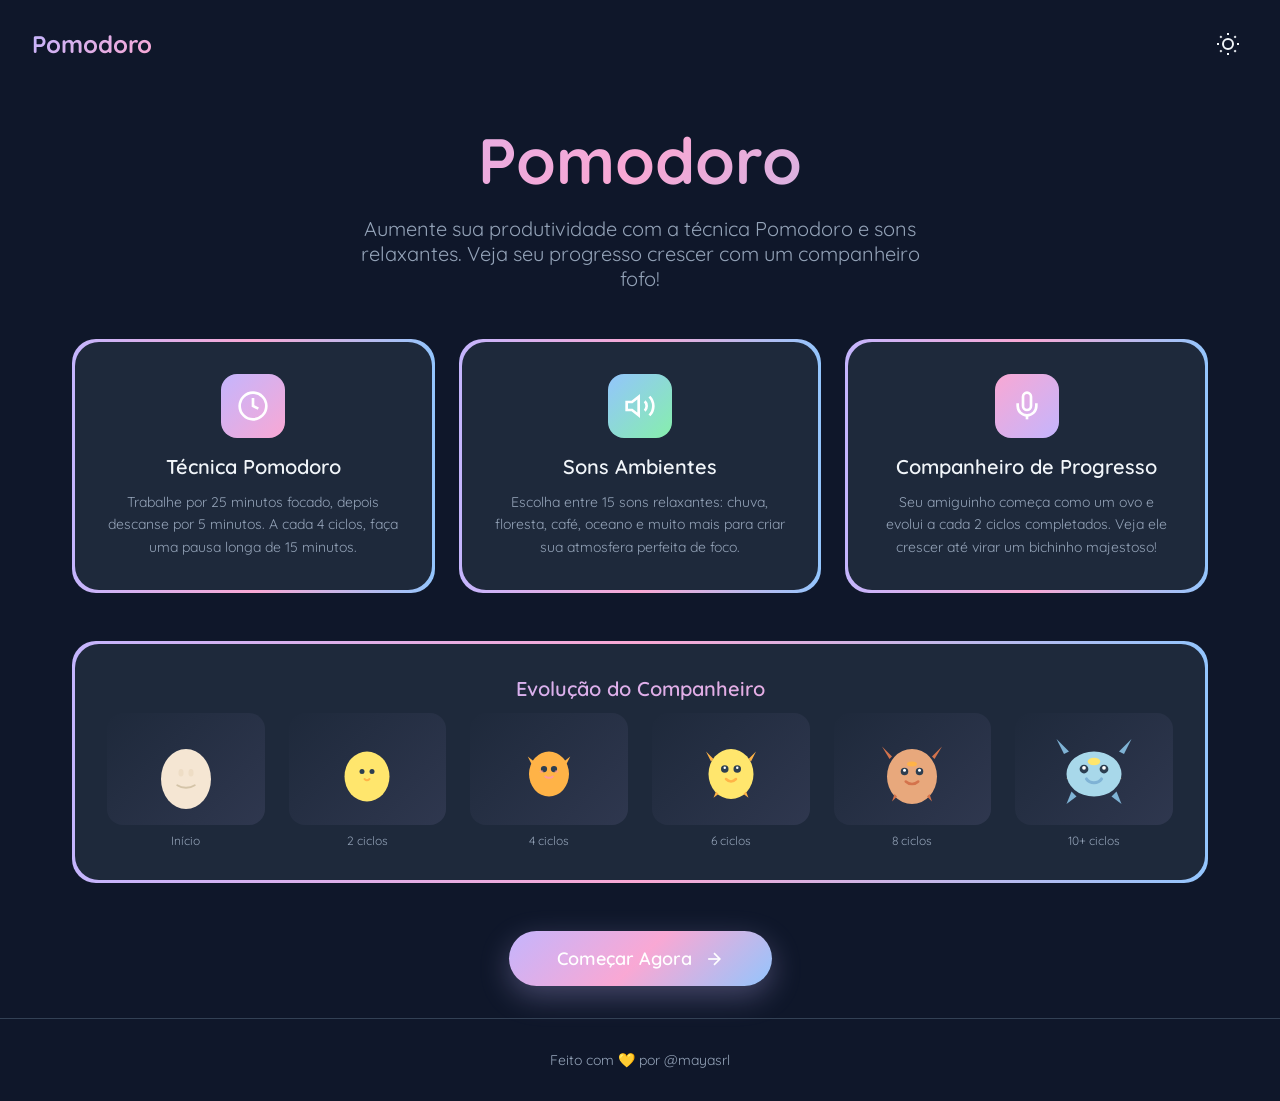
<file: index.html>
<!DOCTYPE html>
<html lang="pt-BR">
<head>
    <meta charset="UTF-8">
    <meta name="viewport" content="width=device-width, initial-scale=1.0">
    <title>Pomodoro - Timer de Produtividade</title>
    <link rel="stylesheet" href="css/style.css">
    <link rel="preconnect" href="https://fonts.googleapis.com">
    <link rel="preconnect" href="https://fonts.gstatic.com" crossorigin>
    <link href="https://fonts.googleapis.com/css2?family=Quicksand:wght@300;400;500;600;700&display=swap" rel="stylesheet">
</head>
<body class="dark">
    <header>
        <h2 class="logo">Pomodoro</h2>
        <button id="theme-toggle" class="theme-btn" aria-label="Alternar tema">
            <svg class="sun-icon" width="24" height="24" viewBox="0 0 24 24" fill="none" stroke="currentColor" stroke-width="2">
                <circle cx="12" cy="12" r="5"/>
                <line x1="12" y1="1" x2="12" y2="3"/>
                <line x1="12" y1="21" x2="12" y2="23"/>
                <line x1="4.22" y1="4.22" x2="5.64" y2="5.64"/>
                <line x1="18.36" y1="18.36" x2="19.78" y2="19.78"/>
                <line x1="1" y1="12" x2="3" y2="12"/>
                <line x1="21" y1="12" x2="23" y2="12"/>
                <line x1="4.22" y1="19.78" x2="5.64" y2="18.36"/>
                <line x1="18.36" y1="5.64" x2="19.78" y2="4.22"/>
            </svg>
            <svg class="moon-icon" width="24" height="24" viewBox="0 0 24 24" fill="none" stroke="currentColor" stroke-width="2">
                <path d="M21 12.79A9 9 0 1 1 11.21 3 7 7 0 0 0 21 12.79z"/>
            </svg>
        </button>
    </header>

    <main class="landing-main">
        <div class="container">
            <div class="hero">
                <h1 class="title-gradient">Pomodoro</h1>
                <p class="subtitle">Aumente sua produtividade com a técnica Pomodoro e sons relaxantes. Veja seu progresso crescer com um companheiro fofo!</p>
            </div>

            <div class="features-grid">
                <div class="feature-card rainbow-border">
                    <div class="feature-content">
                        <div class="feature-icon purple-gradient">
                            <svg width="32" height="32" viewBox="0 0 24 24" fill="none" stroke="white" stroke-width="2">
                                <circle cx="12" cy="12" r="10"/>
                                <polyline points="12 6 12 12 16 14"/>
                            </svg>
                        </div>
                        <h3>Técnica Pomodoro</h3>
                        <p>Trabalhe por 25 minutos focado, depois descanse por 5 minutos. A cada 4 ciclos, faça uma pausa longa de 15 minutos.</p>
                    </div>
                </div>

                <div class="feature-card rainbow-border">
                    <div class="feature-content">
                        <div class="feature-icon blue-gradient">
                            <svg width="32" height="32" viewBox="0 0 24 24" fill="none" stroke="white" stroke-width="2">
                                <polygon points="11 5 6 9 2 9 2 15 6 15 11 19 11 5"/>
                                <path d="M19.07 4.93a10 10 0 0 1 0 14.14M15.54 8.46a5 5 0 0 1 0 7.07"/>
                            </svg>
                        </div>
                        <h3>Sons Ambientes</h3>
                        <p>Escolha entre 15 sons relaxantes: chuva, floresta, café, oceano e muito mais para criar sua atmosfera perfeita de foco.</p>
                    </div>
                </div>

                <div class="feature-card rainbow-border">
                    <div class="feature-content">
                        <div class="feature-icon pink-gradient">
                            <svg width="32" height="32" viewBox="0 0 24 24" fill="none" stroke="white" stroke-width="2">
                                <path d="M12 2a3 3 0 0 0-3 3v7a3 3 0 0 0 6 0V5a3 3 0 0 0-3-3Z"/>
                                <path d="M19 10v2a7 7 0 0 1-14 0v-2"/>
                                <line x1="12" x2="12" y1="19" y2="22"/>
                            </svg>
                        </div>
                        <h3>Companheiro de Progresso</h3>
                        <p>Seu amiguinho começa como um ovo e evolui a cada 2 ciclos completados. Veja ele crescer até virar um bichinho majestoso!</p>
                    </div>
                </div>
            </div>

            <div class="evolution-card rainbow-border">
                <div class="evolution-content">
                    <h3 class="evolution-title">Evolução do Companheiro</h3>
                    <div class="evolution-grid">
                        <div class="evolution-stage">
                            <div class="pet-container" id="pet-stage-0"></div>
                            <p>Início</p>
                        </div>
                        <div class="evolution-stage">
                            <div class="pet-container" id="pet-stage-1"></div>
                            <p>2 ciclos</p>
                        </div>
                        <div class="evolution-stage">
                            <div class="pet-container" id="pet-stage-2"></div>
                            <p>4 ciclos</p>
                        </div>
                        <div class="evolution-stage">
                            <div class="pet-container" id="pet-stage-3"></div>
                            <p>6 ciclos</p>
                        </div>
                        <div class="evolution-stage">
                            <div class="pet-container" id="pet-stage-4"></div>
                            <p>8 ciclos</p>
                        </div>
                        <div class="evolution-stage">
                            <div class="pet-container" id="pet-stage-5"></div>
                            <p>10+ ciclos</p>
                        </div>
                    </div>
                </div>
            </div>

            <div class="cta-container">
                <a href="timer.html" class="cta-button">
                    Começar Agora
                    <svg width="20" height="20" viewBox="0 0 24 24" fill="none" stroke="currentColor" stroke-width="2">
                        <line x1="5" y1="12" x2="19" y2="12"/>
                        <polyline points="12 5 19 12 12 19"/>
                    </svg>
                </a>
            </div>
        </div>
    </main>

    <footer>
        Feito com 💛 por @mayasrl
    </footer>

    <script src="js/theme.js"></script>
    <script src="js/pets.js"></script>
</body>
</html>
</file>
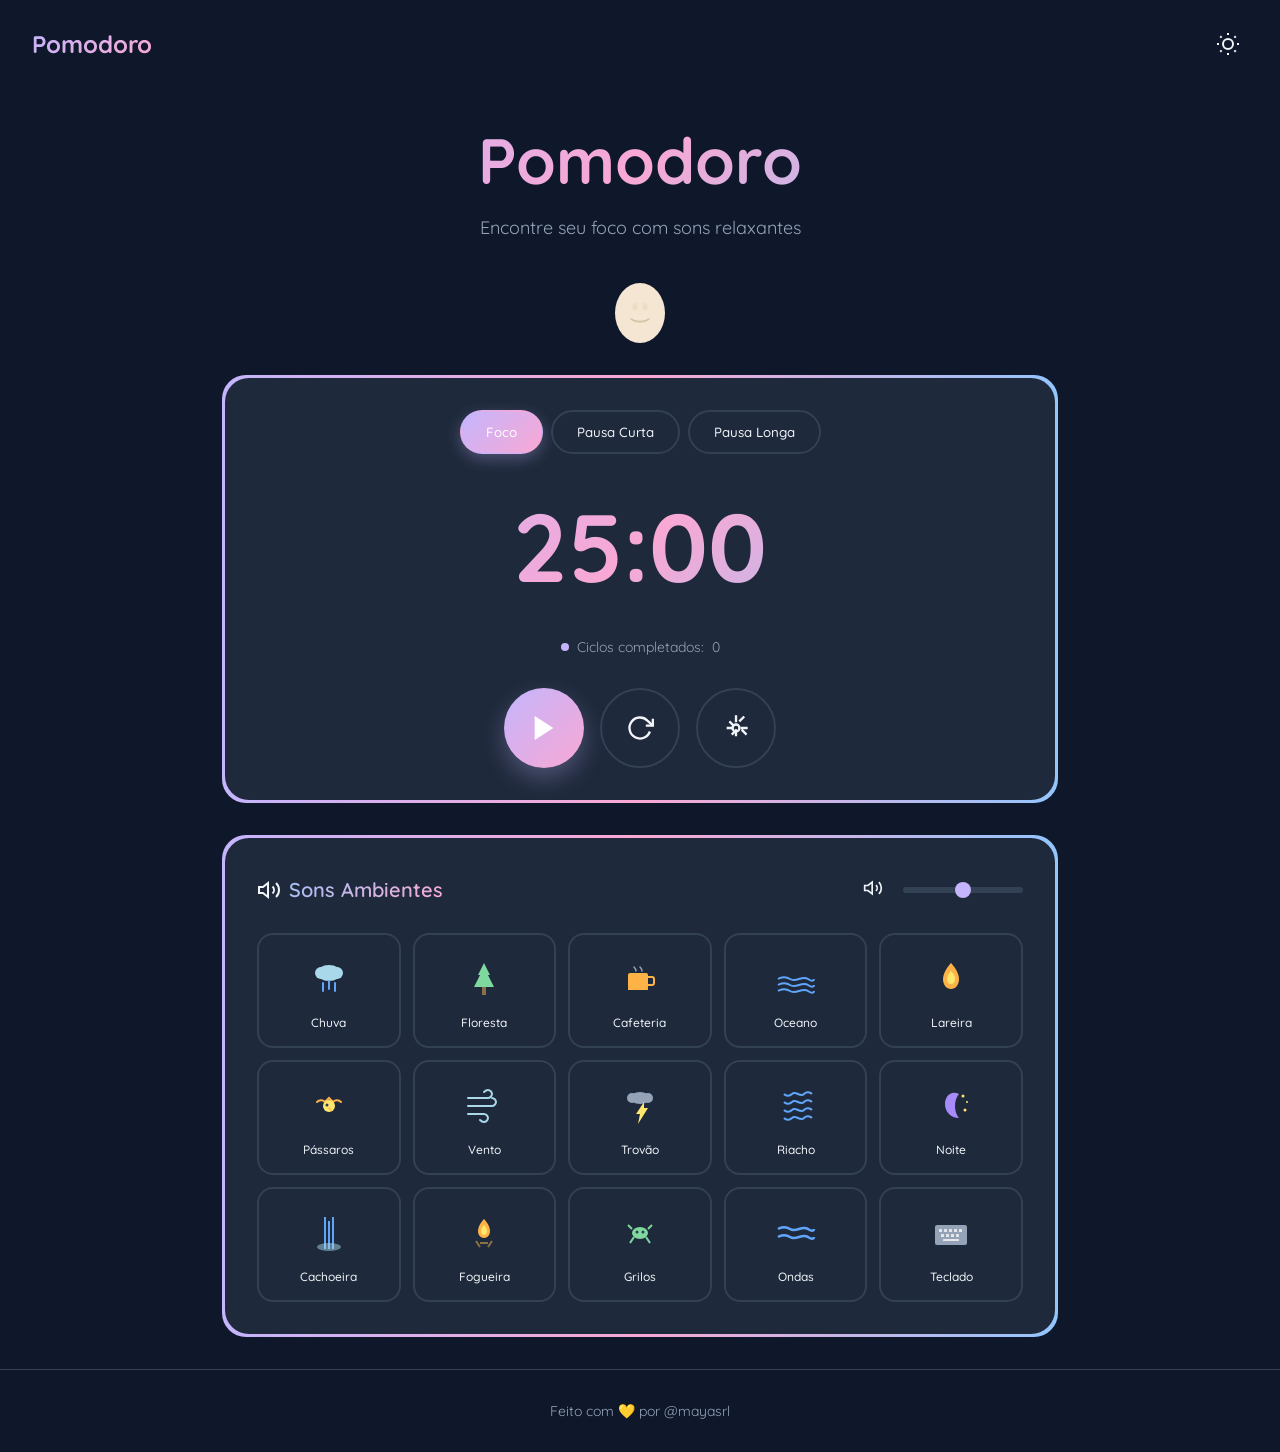
<file: timer.html>
<!DOCTYPE html>
<html lang="pt-BR">
<head>
    <meta charset="UTF-8">
    <meta name="viewport" content="width=device-width, initial-scale=1.0">
    <title>Pomodoro - Timer</title>
    <link rel="stylesheet" href="css/style.css">
    <link rel="preconnect" href="https://fonts.googleapis.com">
    <link rel="preconnect" href="https://fonts.gstatic.com" crossorigin>
    <link href="https://fonts.googleapis.com/css2?family=Quicksand:wght@300;400;500;600;700&display=swap" rel="stylesheet">
</head>
<body class="dark">
    <header>
        <a href="index.html" class="logo">Pomodoro</a>
        <button id="theme-toggle" class="theme-btn" aria-label="Alternar tema">
            <svg class="sun-icon" width="24" height="24" viewBox="0 0 24 24" fill="none" stroke="currentColor" stroke-width="2">
                <circle cx="12" cy="12" r="5"/>
                <line x1="12" y1="1" x2="12" y2="3"/>
                <line x1="12" y1="21" x2="12" y2="23"/>
                <line x1="4.22" y1="4.22" x2="5.64" y2="5.64"/>
                <line x1="18.36" y1="18.36" x2="19.78" y2="19.78"/>
                <line x1="1" y1="12" x2="3" y2="12"/>
                <line x1="21" y1="12" x2="23" y2="12"/>
                <line x1="4.22" y1="19.78" x2="5.64" y2="18.36"/>
                <line x1="18.36" y1="5.64" x2="19.78" y2="4.22"/>
            </svg>
            <svg class="moon-icon" width="24" height="24" viewBox="0 0 24 24" fill="none" stroke="currentColor" stroke-width="2">
                <path d="M21 12.79A9 9 0 1 1 11.21 3 7 7 0 0 0 21 12.79z"/>
            </svg>
        </button>
    </header>

    <main class="timer-main">
        <div class="container-small">
            <div class="timer-header">
                <h1 class="title-gradient">Pomodoro</h1>
                <p class="subtitle-small">Encontre seu foco com sons relaxantes</p>
                <div class="pet-display" id="current-pet"></div>
            </div>

            <div class="timer-card rainbow-border">
                <div class="timer-content">
                    <div class="mode-selector">
                        <button class="mode-btn active" data-mode="focus">Foco</button>
                        <button class="mode-btn" data-mode="short">Pausa Curta</button>
                        <button class="mode-btn" data-mode="long">Pausa Longa</button>
                    </div>

                    <div class="timer-display" id="timer">25:00</div>
                    
                    <div class="cycles-info">
                        <span class="pulse-dot"></span>
                        Ciclos completados: <span id="cycles-count">0</span>
                    </div>

                    <div class="timer-controls">
                        <button class="control-btn primary" id="play-pause">
                            <svg class="play-icon" width="32" height="32" viewBox="0 0 24 24" fill="currentColor">
                                <polygon points="5 3 19 12 5 21 5 3"/>
                            </svg>
                            <svg class="pause-icon" width="32" height="32" viewBox="0 0 24 24" fill="currentColor" style="display:none;">
                                <rect x="6" y="4" width="4" height="16"/>
                                <rect x="14" y="4" width="4" height="16"/>
                            </svg>
                        </button>
                        <button class="control-btn secondary" id="reset">
                            <svg width="28" height="28" viewBox="0 0 24 24" fill="none" stroke="currentColor" stroke-width="2">
                                <polyline points="23 4 23 10 17 10"/>
                                <path d="M20.49 15a9 9 0 1 1-2.12-9.36L23 10"/>
                            </svg>
                        </button>
                        <button class="control-btn secondary" id="settings">
                            <svg width="28" height="28" viewBox="0 0 24 24" fill="none" stroke="currentColor" stroke-width="2">
                                <circle cx="12" cy="12" r="3"/>
                                <path d="M12 1v6m0 6v6m-8-7h6m6 0h6m-13.66 5.66l4.24-4.24m4.24 0l4.24 4.24M6.34 6.34l4.24 4.24m4.24-4.24l4.24-4.24"/>
                            </svg>
                        </button>
                    </div>
                </div>
            </div>

            <div class="sounds-card rainbow-border">
                <div class="sounds-content">
                    <div class="sounds-header">
                        <h3 class="sounds-title">
                            <svg width="24" height="24" viewBox="0 0 24 24" fill="none" stroke="currentColor" stroke-width="2">
                                <polygon points="11 5 6 9 2 9 2 15 6 15 11 19 11 5"/>
                                <path d="M19.07 4.93a10 10 0 0 1 0 14.14M15.54 8.46a5 5 0 0 1 0 7.07"/>
                            </svg>
                            Sons Ambientes
                        </h3>
                        <div class="volume-controls">
                            <button id="mute-btn" class="icon-btn">
                                <svg class="volume-on" width="20" height="20" viewBox="0 0 24 24" fill="none" stroke="currentColor" stroke-width="2">
                                    <polygon points="11 5 6 9 2 9 2 15 6 15 11 19 11 5"/>
                                    <path d="M19.07 4.93a10 10 0 0 1 0 14.14M15.54 8.46a5 5 0 0 1 0 7.07"/>
                                </svg>
                                <svg class="volume-off" width="20" height="20" viewBox="0 0 24 24" fill="none" stroke="currentColor" stroke-width="2" style="display:none;">
                                    <polygon points="11 5 6 9 2 9 2 15 6 15 11 19 11 5"/>
                                    <line x1="23" y1="9" x2="17" y2="15"/>
                                    <line x1="17" y1="9" x2="23" y2="15"/>
                                </svg>
                            </button>
                            <input type="range" id="volume-slider" min="0" max="100" value="50" class="volume-slider">
                        </div>
                    </div>
                    <div class="sounds-grid" id="sounds-grid"></div>
                </div>
            </div>
        </div>
    </main>

    <div id="settings-modal" class="modal">
        <div class="modal-content">
            <div class="modal-header">
                <h3>Configurações</h3>
                <button class="modal-close">&times;</button>
            </div>
            <div class="modal-body">
                <div class="setting-group">
                    <label for="focus-time">Tempo de Foco (minutos)</label>
                    <input type="number" id="focus-time" min="1" max="60" value="25">
                </div>
                <div class="setting-group">
                    <label for="short-break">Pausa Curta (minutos)</label>
                    <input type="number" id="short-break" min="1" max="30" value="5">
                </div>
                <div class="setting-group">
                    <label for="long-break">Pausa Longa (minutos)</label>
                    <input type="number" id="long-break" min="1" max="60" value="15">
                </div>
            </div>
            <div class="modal-footer">
                <button class="btn-save">Salvar</button>
            </div>
        </div>
    </div>

    <footer>
        Feito com 💛 por @mayasrl
    </footer>

    <script src="js/theme.js"></script>
    <script src="js/pets.js"></script>
    <script src="js/sound-icons.js"></script>
    <script src="js/sounds.js"></script>
    <script src="js/timer.js"></script>
</body>
</html>
</file>
<file: css/style.css>
@import url('https://fonts.googleapis.com/css2?family=Quicksand:wght@300;400;500;600;700&display=swap');

* {
    margin: 0;
    padding: 0;
    box-sizing: border-box;
}

:root {
    --primary: #7C3AED;
    --secondary: #3B82F6;
    --accent: #EC4899;
    --bg: #FAFAFA;
    --card-bg: #FFFFFF;
    --text: #3C3C3C;
    --text-muted: #6B7280;
    --border: #E5E7EB;
}

body.dark {
    --primary: #C4B5FD;
    --secondary: #93C5FD;
    --accent: #F9A8D4;
    --bg: #0F172A;
    --card-bg: #1E293B;
    --text: #F1F5F9;
    --text-muted: #94A3B8;
    --border: #334155;
}

body {
    font-family: 'Quicksand', sans-serif;
    background: var(--bg);
    color: var(--text);
    min-height: 100vh;
    display: flex;
    flex-direction: column;
    transition: background 0.3s, color 0.3s;
}

header {
    padding: 1.5rem 2rem;
    display: flex;
    justify-content: space-between;
    align-items: center;
}

.logo {
    font-size: 1.5rem;
    font-weight: 700;
    background: linear-gradient(135deg, var(--primary) 0%, var(--accent) 100%);
    -webkit-background-clip: text;
    -webkit-text-fill-color: transparent;
    background-clip: text;
    text-decoration: none;
}

.theme-btn {
    background: transparent;
    border: none;
    cursor: pointer;
    padding: 0.5rem;
    border-radius: 50%;
    transition: transform 0.3s;
    color: var(--text);
}

.theme-btn:hover {
    transform: scale(1.1);
}

body.dark .sun-icon {
    display: block;
}

body.dark .moon-icon {
    display: none;
}

body:not(.dark) .sun-icon {
    display: none;
}

body:not(.dark) .moon-icon {
    display: block;
}

.container {
    max-width: 1200px;
    margin: 0 auto;
    padding: 2rem;
    width: 100%;
}

.container-small {
    max-width: 900px;
    margin: 0 auto;
    padding: 2rem;
    width: 100%;
}

.landing-main, .timer-main {
    flex: 1;
    display: flex;
    align-items: center;
    justify-content: center;
}

.hero {
    text-align: center;
    margin-bottom: 3rem;
    animation: fadeInUp 0.6s ease-out;
}

.title-gradient {
    font-size: 4rem;
    font-weight: 700;
    background: linear-gradient(135deg, var(--primary) 0%, var(--accent) 50%, var(--secondary) 100%);
    -webkit-background-clip: text;
    -webkit-text-fill-color: transparent;
    background-clip: text;
    margin-bottom: 1rem;
}

.subtitle {
    font-size: 1.25rem;
    color: var(--text-muted);
    max-width: 600px;
    margin: 0 auto;
}

.subtitle-small {
    font-size: 1.125rem;
    color: var(--text-muted);
    margin-bottom: 1.5rem;
    text-align: center;
}

.features-grid {
    display: grid;
    grid-template-columns: repeat(auto-fit, minmax(280px, 1fr));
    gap: 1.5rem;
    margin-bottom: 3rem;
}

.feature-card, .evolution-card, .timer-card, .sounds-card {
    border-radius: 1.5rem;
    padding: 3px;
    animation: fadeInUp 0.6s ease-out;
    transition: transform 0.3s;
}

.rainbow-border {
    background: linear-gradient(90deg, 
        #C4B5FD 0%, 
        #F9A8D4 25%, 
        #93C5FD 50%, 
        #86EFAC 75%, 
        #C4B5FD 100%);
    background-size: 200% 200%;
    animation: rainbowMove 3s linear infinite;
}

@keyframes rainbowMove {
    0% { background-position: 0% 50%; }
    100% { background-position: 200% 50%; }
}

.feature-content, .evolution-content, .timer-content, .sounds-content {
    background: var(--card-bg);
    border-radius: 1.5rem;
    padding: 2rem;
    height: 100%;
}

.feature-card:hover {
    transform: translateY(-5px);
}

.feature-icon {
    width: 64px;
    height: 64px;
    border-radius: 1rem;
    display: flex;
    align-items: center;
    justify-content: center;
    margin: 0 auto 1rem;
}

.purple-gradient {
    background: linear-gradient(135deg, #C4B5FD 0%, #F9A8D4 100%);
}

.blue-gradient {
    background: linear-gradient(135deg, #93C5FD 0%, #86EFAC 100%);
}

.pink-gradient {
    background: linear-gradient(135deg, #F9A8D4 0%, #C4B5FD 100%);
}

.feature-card h3, .evolution-card h3 {
    font-size: 1.25rem;
    font-weight: 600;
    margin-bottom: 0.75rem;
    text-align: center;
}

.feature-card p {
    color: var(--text-muted);
    font-size: 0.875rem;
    line-height: 1.6;
    text-align: center;
}

.evolution-title {
    text-align: center;
    background: linear-gradient(135deg, var(--primary) 0%, var(--accent) 100%);
    -webkit-background-clip: text;
    -webkit-text-fill-color: transparent;
    background-clip: text;
    margin-bottom: 1.5rem;
}

.evolution-grid {
    display: grid;
    grid-template-columns: repeat(auto-fit, minmax(100px, 1fr));
    gap: 1.5rem;
}

.evolution-stage {
    text-align: center;
}

.pet-container {
    background: linear-gradient(135deg, var(--card-bg) 0%, rgba(196, 181, 253, 0.1) 100%);
    border-radius: 1rem;
    padding: 1rem;
    margin-bottom: 0.5rem;
    display: flex;
    align-items: center;
    justify-content: center;
    min-height: 100px;
}

.evolution-stage p {
    font-size: 0.75rem;
    color: var(--text-muted);
}

.cta-container {
    text-align: center;
    margin-top: 3rem;
}

.cta-button {
    display: inline-flex;
    align-items: center;
    gap: 0.75rem;
    padding: 1rem 3rem;
    font-size: 1.125rem;
    font-weight: 600;
    background: linear-gradient(135deg, var(--primary) 0%, var(--accent) 50%, var(--secondary) 100%);
    color: white;
    border: none;
    border-radius: 9999px;
    cursor: pointer;
    text-decoration: none;
    transition: transform 0.3s, box-shadow 0.3s;
    box-shadow: 0 10px 30px rgba(196, 181, 253, 0.3);
}

.cta-button:hover {
    transform: scale(1.05);
    box-shadow: 0 15px 40px rgba(196, 181, 253, 0.4);
}

.timer-header {
    text-align: center;
    margin-bottom: 2rem;
}

.pet-display {
    margin-top: 1rem;
    display: flex;
    justify-content: center;
}

.mode-selector {
    display: flex;
    gap: 0.5rem;
    justify-content: center;
    margin-bottom: 2rem;
    flex-wrap: wrap;
}

.mode-btn {
    padding: 0.75rem 1.5rem;
    border: none;
    border-radius: 9999px;
    background: transparent;
    color: var(--text);
    cursor: pointer;
    font-weight: 500;
    font-family: 'Quicksand', sans-serif;
    transition: all 0.3s;
    border: 2px solid var(--border);
}

.mode-btn.active {
    background: linear-gradient(135deg, var(--primary) 0%, var(--accent) 100%);
    color: white;
    border-color: transparent;
    box-shadow: 0 5px 15px rgba(196, 181, 253, 0.3);
}

.mode-btn:not(.active):hover {
    transform: scale(1.05);
    border-color: var(--primary);
}

.timer-display {
    font-size: 6rem;
    font-weight: 700;
    text-align: center;
    background: linear-gradient(135deg, var(--primary) 0%, var(--accent) 50%, var(--secondary) 100%);
    -webkit-background-clip: text;
    -webkit-text-fill-color: transparent;
    background-clip: text;
    margin: 2rem 0;
    font-variant-numeric: tabular-nums;
}

.timer-display.running {
    animation: pulse 2s ease-in-out infinite;
}

@keyframes pulse {
    0%, 100% { opacity: 1; }
    50% { opacity: 0.8; }
}

.cycles-info {
    text-align: center;
    color: var(--text-muted);
    font-size: 0.875rem;
    margin-bottom: 2rem;
    display: flex;
    align-items: center;
    justify-content: center;
    gap: 0.5rem;
}

.pulse-dot {
    width: 8px;
    height: 8px;
    border-radius: 50%;
    background: var(--primary);
    animation: pulseDot 2s ease-in-out infinite;
}

@keyframes pulseDot {
    0%, 100% { opacity: 1; transform: scale(1); }
    50% { opacity: 0.5; transform: scale(0.8); }
}

.timer-controls {
    display: flex;
    gap: 1rem;
    justify-content: center;
}

.control-btn {
    width: 80px;
    height: 80px;
    border-radius: 50%;
    border: none;
    cursor: pointer;
    display: flex;
    align-items: center;
    justify-content: center;
    transition: all 0.3s;
}

.control-btn.primary {
    background: linear-gradient(135deg, var(--primary) 0%, var(--accent) 100%);
    color: white;
    box-shadow: 0 10px 25px rgba(196, 181, 253, 0.3);
}

.control-btn.primary:hover {
    transform: scale(1.1);
    box-shadow: 0 15px 35px rgba(196, 181, 253, 0.4);
}

.control-btn.secondary {
    background: transparent;
    color: var(--text);
    border: 2px solid var(--border);
}

.control-btn.secondary:hover {
    transform: scale(1.1);
    border-color: var(--primary);
}

.sounds-card {
    margin-top: 2rem;
}

.sounds-header {
    display: flex;
    justify-content: space-between;
    align-items: center;
    margin-bottom: 1.5rem;
    flex-wrap: wrap;
    gap: 1rem;
}

.sounds-title {
    display: flex;
    align-items: center;
    gap: 0.5rem;
    background: linear-gradient(135deg, var(--secondary) 0%, var(--accent) 100%);
    -webkit-background-clip: text;
    -webkit-text-fill-color: transparent;
    background-clip: text;
    font-size: 1.25rem;
    font-weight: 600;
}

.volume-controls {
    display: flex;
    align-items: center;
    gap: 0.75rem;
}

.icon-btn {
    background: transparent;
    border: none;
    cursor: pointer;
    padding: 0.5rem;
    border-radius: 50%;
    color: var(--text);
    transition: transform 0.3s;
}

.icon-btn:hover {
    transform: scale(1.1);
}

.volume-slider {
    width: 120px;
    height: 6px;
    border-radius: 3px;
    background: var(--border);
    outline: none;
    -webkit-appearance: none;
}

.volume-slider::-webkit-slider-thumb {
    -webkit-appearance: none;
    width: 16px;
    height: 16px;
    border-radius: 50%;
    background: var(--primary);
    cursor: pointer;
}

.volume-slider::-moz-range-thumb {
    width: 16px;
    height: 16px;
    border-radius: 50%;
    background: var(--primary);
    cursor: pointer;
    border: none;
}

.sounds-grid {
    display: grid;
    grid-template-columns: repeat(auto-fill, minmax(140px, 1fr));
    gap: 0.75rem;
}

.sound-btn {
    padding: 1rem;
    border-radius: 1rem;
    border: 2px solid var(--border);
    background: transparent;
    cursor: pointer;
    display: flex;
    flex-direction: column;
    align-items: center;
    gap: 0.5rem;
    transition: all 0.3s;
    color: var(--text);
    font-family: 'Quicksand', sans-serif;
}

.sound-icon {
    width: 56px;
    height: 56px;
    display: flex;
    align-items: center;
    justify-content: center;
    transition: transform 0.3s;
}

.sound-btn:hover .sound-icon {
    transform: scale(1.15);
}

.sound-btn:hover {
    border-color: var(--primary);
}

.sound-btn.active {
    background: linear-gradient(135deg, var(--primary) 0%, var(--accent) 100%);
    color: white;
    border-color: transparent;
    box-shadow: 0 5px 15px rgba(196, 181, 253, 0.3);
}

.sound-btn.active .sound-icon {
    transform: scale(1.15);
}

.sound-btn span {
    font-size: 0.75rem;
    font-weight: 500;
}

.modal {
    display: none;
    position: fixed;
    top: 0;
    left: 0;
    width: 100%;
    height: 100%;
    background: rgba(0, 0, 0, 0.5);
    z-index: 1000;
    align-items: center;
    justify-content: center;
}

.modal.active {
    display: flex;
}

.modal-content {
    background: var(--card-bg);
    border-radius: 1.5rem;
    width: 90%;
    max-width: 400px;
    overflow: hidden;
}

.modal-header {
    padding: 1.5rem;
    border-bottom: 1px solid var(--border);
    display: flex;
    justify-content: space-between;
    align-items: center;
}

.modal-header h3 {
    font-size: 1.25rem;
    font-weight: 600;
}

.modal-close {
    background: transparent;
    border: none;
    font-size: 2rem;
    cursor: pointer;
    color: var(--text-muted);
    line-height: 1;
}

.modal-body {
    padding: 1.5rem;
}

.setting-group {
    margin-bottom: 1.5rem;
}

.setting-group label {
    display: block;
    margin-bottom: 0.5rem;
    font-weight: 500;
    color: var(--text);
}

.setting-group input {
    width: 100%;
    padding: 0.75rem;
    border: 2px solid var(--border);
    border-radius: 0.5rem;
    background: var(--bg);
    color: var(--text);
    font-size: 1rem;
    font-family: 'Quicksand', sans-serif;
}

.modal-footer {
    padding: 1.5rem;
    border-top: 1px solid var(--border);
    text-align: right;
}

.btn-save {
    padding: 0.75rem 2rem;
    background: linear-gradient(135deg, var(--primary) 0%, var(--accent) 100%);
    color: white;
    border: none;
    border-radius: 0.5rem;
    cursor: pointer;
    font-weight: 600;
    font-family: 'Quicksand', sans-serif;
    transition: transform 0.3s;
}

.btn-save:hover {
    transform: scale(1.05);
}

footer {
    text-align: center;
    padding: 2rem;
    color: var(--text-muted);
    font-size: 0.875rem;
    border-top: 1px solid var(--border);
}

@keyframes fadeInUp {
    from {
        opacity: 0;
        transform: translateY(20px);
    }
    to {
        opacity: 1;
        transform: translateY(0);
    }
}

@media (max-width: 768px) {
    .title-gradient {
        font-size: 3rem;
    }
    
    .timer-display {
        font-size: 4rem;
    }
    
    .features-grid {
        grid-template-columns: 1fr;
    }
    
    .evolution-grid {
        grid-template-columns: repeat(3, 1fr);
    }
    
    .sounds-grid {
        grid-template-columns: repeat(auto-fill, minmax(100px, 1fr));
    }
    
    .sounds-header {
        flex-direction: column;
        align-items: flex-start;
    }
}
</file>
